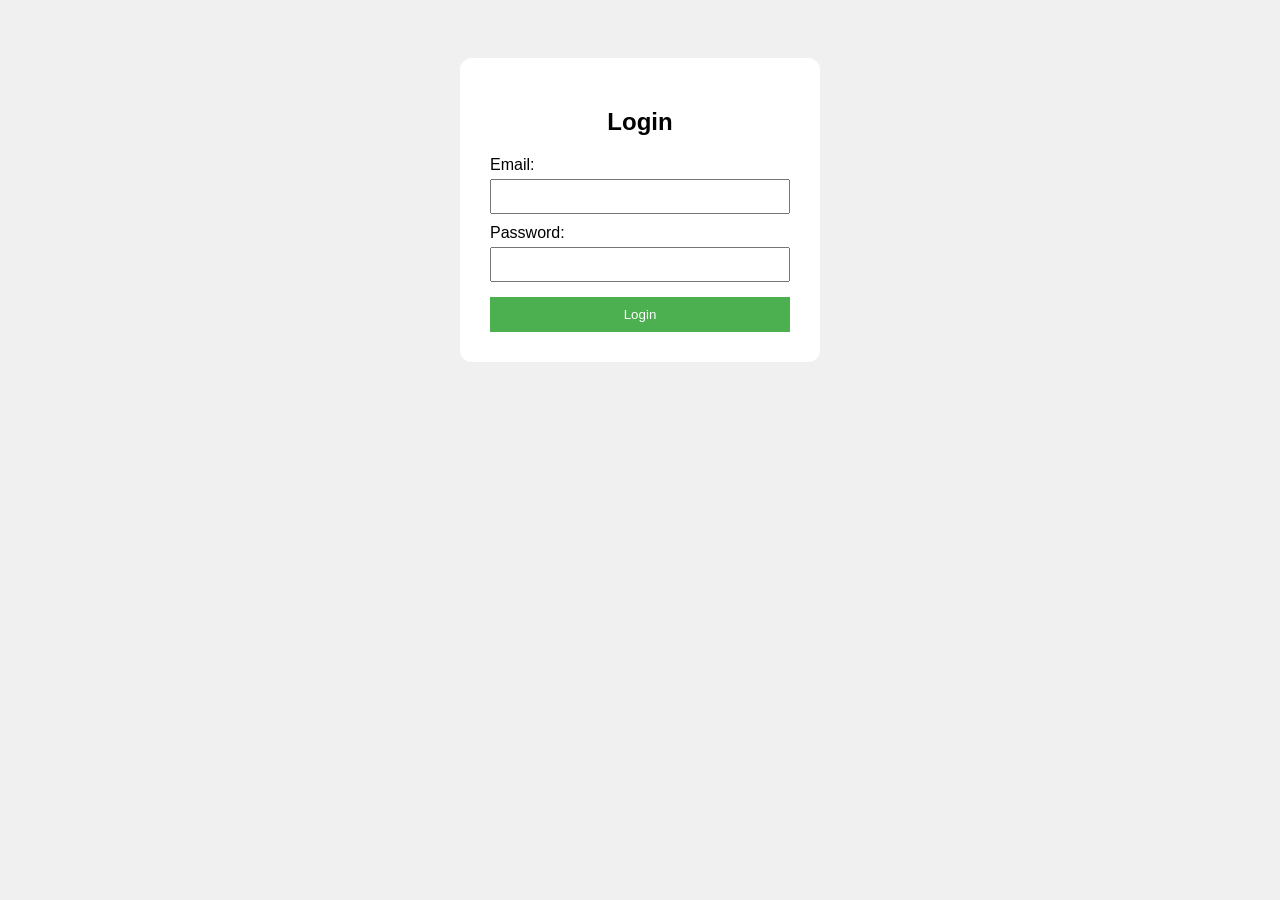
<file: index.html>
<!DOCTYPE html>
<html lang="en">
<head>
    <meta charset="UTF-8">
    <meta name="viewport" content="width=device-width, initial-scale=1.0">
    <title>Login</title>
    <link rel="stylesheet" href="css/loginstyle.css">
</head>
<body>
    <div class="container">
        <h2>Login</h2>
        <form id="loginForm">
            <label for="email">Email:</label>
            <input type="email" id="email" name="email" required>
            
            <label for="password">Password:</label>
            <input type="password" id="password" name="password" required>
            
            <button type="submit">Login</button>
        </form>
    </div>
    
    <script>
        document.getElementById('loginForm').addEventListener('submit', function(e) {
            e.preventDefault();
            window.location.href = 'portfolio.html';
        });
    </script>
</body>

</html>
</file>
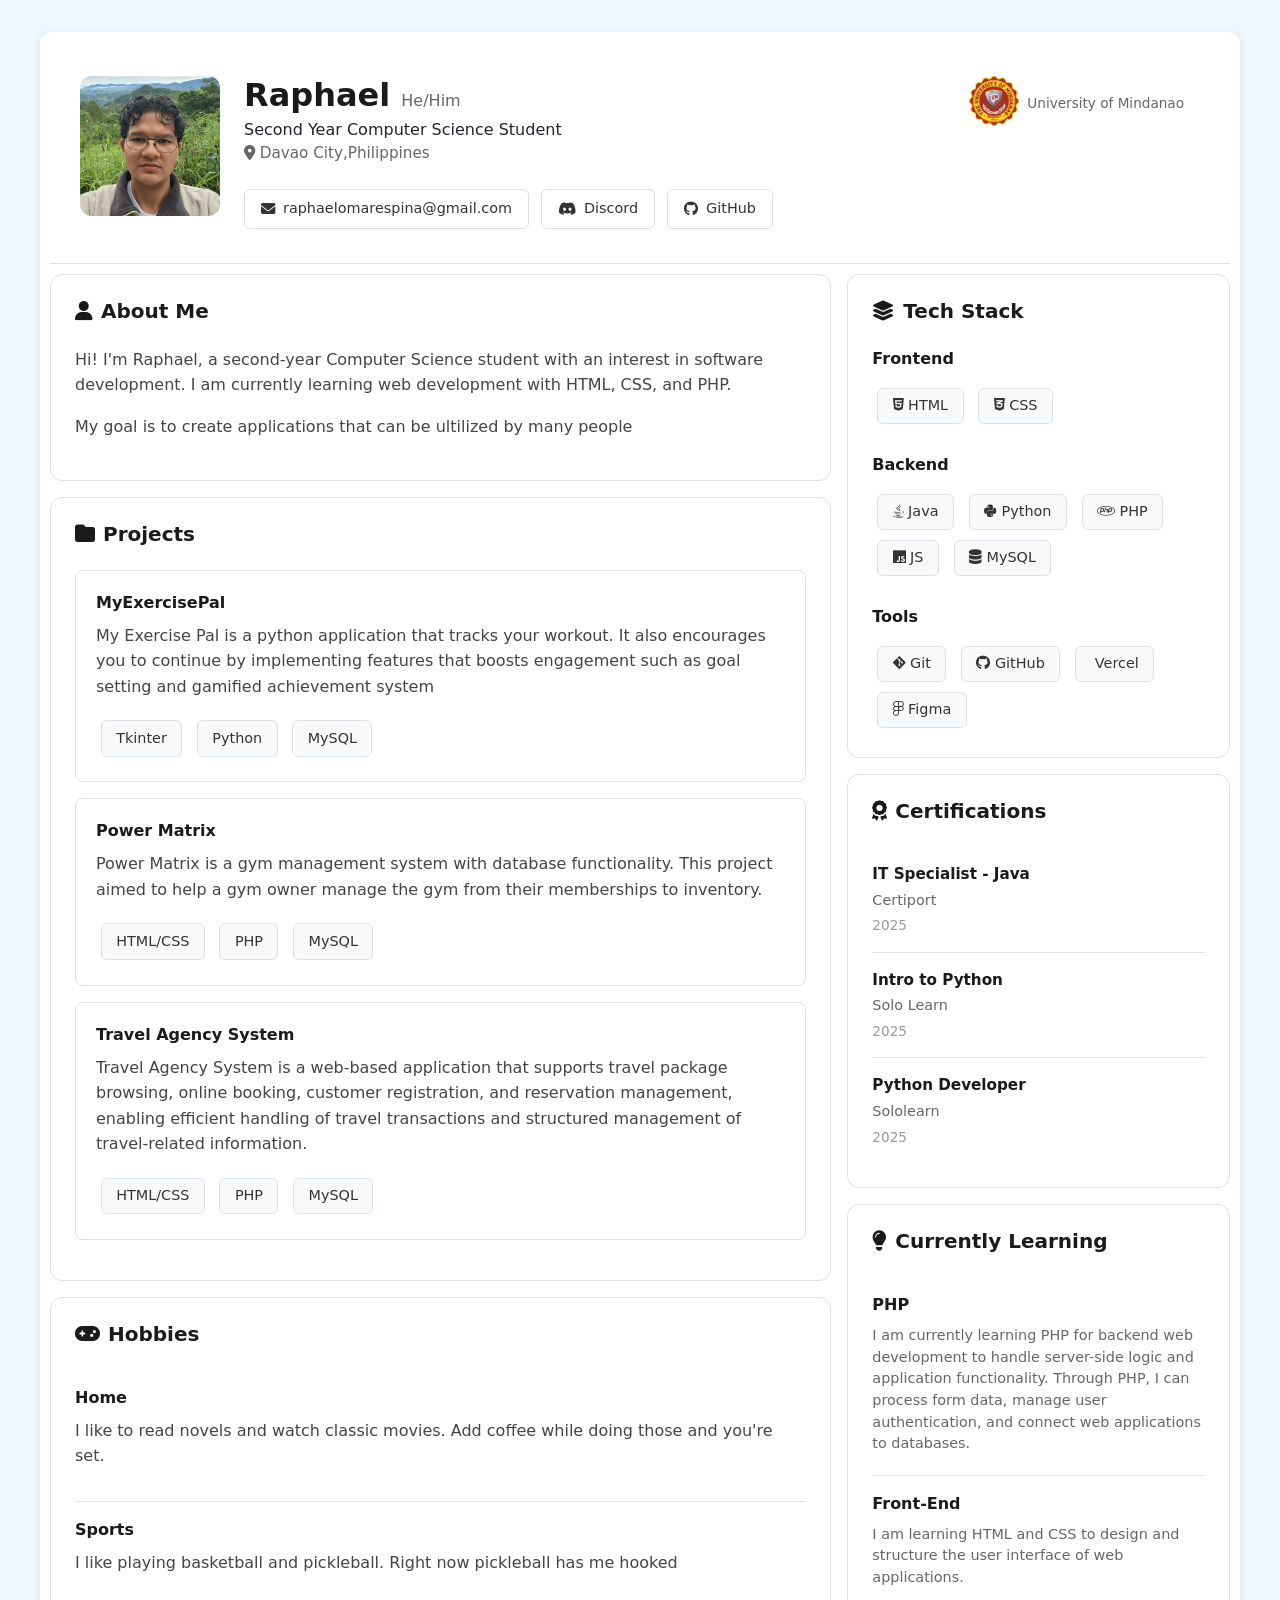
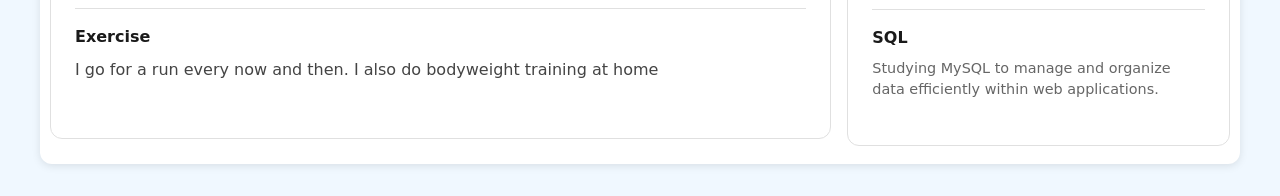
<file: portfolio.html>
<!DOCTYPE html>
<html lang="en">
  <head>
    <meta charset="UTF-8">
    <meta name="viewport" content="width=device-width, initial-scale=1.0">
    <title>Portfolio</title>
    <link rel="stylesheet" href="https://cdn.jsdelivr.net/npm/bootstrap@5.3.0/dist/css/bootstrap.min.css">
    <link rel="stylesheet" href="https://cdnjs.cloudflare.com/ajax/libs/font-awesome/6.5.1/css/all.min.css">
    <script defer src="https://cdn.jsdelivr.net/npm/bootstrap@5.3.0/dist/js/bootstrap.bundle.min.js"></script>
    <link rel="stylesheet" href="css/stylesport.css">
  </head>

  <body>
    <div class="main-container">

      <!-- HEADER SECTION -->
      <header class="header-section">
        <div class="row align-items-start">

          <div class="col-auto">
            <img src="img/selfpic.jpg" alt="My profile pic" class="profile-img" />
          </div>

          <div class="col">
            <div class="name-title">
              <h1>Raphael  <span class="pronoun">He/Him</span></h1>
            </div>
            <div class="year-level">Second Year Computer Science Student</div>
            <div class="location"><i class="fa-solid fa-location-dot"></i> Davao City,Philippines</div>
            <div class="social-links">
              <a class="social-btn" href="#">
                <i class="fa-solid fa-envelope"></i> raphaelomarespina@gmail.com
              </a>
              <a class="social-btn" href="https://discord.com/users/1166834154357391503" target="_blank">
                <i class="fa-brands fa-discord"></i> Discord
              </a>
              <a class="social-btn" href="https://github.com/Leigie1" target="_blank">
                <i class="fa-brands fa-github"></i> GitHub
              </a>
            </div>
          </div>

          <div class="col-auto d-flex align-items-center gap-2">
            <img src="img/umlogo.png" alt="University Logo" class="university-logo" />
            <span class="university-name">University of Mindanao</span>
          </div>

        </div>
      </header>

      <!-- MAIN CONTENT AREA -->
      <div class="row gx-3">

        <!-- LEFT COLUMN -->
        <div class="col-lg-8">

          <!-- About Me Section -->
          <section class="content-section">
            <h2 class="section-title"><i class="fa-solid fa-user"></i>About Me</h2>
            <p class="about-me-text">
              Hi! I'm Raphael, a second-year Computer Science student with an
              interest in software development. I am currently learning web development with HTML, 
              CSS, and PHP.
            </p>
            <p class="about-me-text">
              My goal is to create applications that can be ultilized by many people
            </p>
          </section>

          <!-- Projects Section -->
          <section class="content-section">
            <h2 class="section-title"><i class="fa-solid fa-folder"></i>Projects</h2>

            <div class="project-card">
              <div class="project-title">MyExercisePal</div>
              <p class="project-description">
                My Exercise Pal is a python application that tracks your workout.
                It also encourages you to continue by implementing features that 
                boosts engagement such as goal setting and gamified achievement
                system
              </p>
              <div class="mt-2">
                <span class="tech-badge">Tkinter</span>
                <span class="tech-badge">Python</span>
                <span class="tech-badge">MySQL</span>
              </div>
            </div>

            <div class="project-card">
              <div class="project-title">Power Matrix</div>
              <p class="project-description">
                Power Matrix is a gym management system with database functionality.
                This project aimed to help a gym owner manage the gym from their memberships 
                to inventory.
              <div class="mt-2">
                <span class="tech-badge">HTML/CSS</span>
                <span class="tech-badge">PHP</span>
                <span class="tech-badge">MySQL</span>
              </div>
            </div>

            <div class="project-card">
              <div class="project-title">Travel Agency System</div>
              <p class="project-description">
                Travel Agency System is a web-based application that supports 
                travel package browsing, online booking, customer registration, 
                and reservation management, enabling efficient handling of travel 
                transactions and structured management of travel-related information.
              <div class="mt-2">
                <span class="tech-badge">HTML/CSS</span>
                <span class="tech-badge">PHP</span>
                <span class="tech-badge">MySQL</span>
              </div>
            </div>

          </section>

          <!-- Hobbies Section -->
          <section class="content-section">
            <h2 class="section-title"><i class="fa-solid fa-gamepad"></i>Hobbies</h2>

            <div class="hobby-item">
              <div class="hobby-title">Home</div>
              <p class="hobb-text">
                I like to read novels and watch classic movies. Add coffee while doing those and you're set.
              </p>
            </div>

            <div class="hobby-item">
              <div class="hobby-title">Sports</div>
              <p class="hobb-text">
                I like playing basketball and pickleball. Right now pickleball has me hooked 
              </p>
            </div>

            <div class="hobby-item">
              <div class="hobby-title">Exercise</div>
              <p class="hobb-text">
                I go for a run every now and then. I also do bodyweight training at home
              </p>
            </div>

          </section>

        </div>

        <!-- RIGHT COLUMN -->
        <div class="col-lg-4">

          <!-- Tech Stack Section -->
          <section class="content-section">
            <h2 class="section-title"><i class="fa-solid fa-layer-group"></i>Tech Stack</h2>
            <div class="tech-category">Frontend</div>
            <div>
              <span class="tech-badge"><i class="fa-brands fa-html5"></i> HTML</span>
              <span class="tech-badge"><i class="fa-brands fa-css3-alt"></i> CSS</span>
            </div>
            <div class="tech-category">Backend</div>
            <div>
              <span class="tech-badge"><i class="fa-brands fa-java"></i> Java</span>
              <span class="tech-badge"><i class="fa-brands fa-python"></i> Python</span>
              <span class="tech-badge"><i class="fa-brands fa-php"></i> PHP</span>
              <span class="tech-badge"><i class="fa-brands fa-js"></i> JS</span>              
              <span class="tech-badge"><i class="fa-solid fa-database"></i> MySQL</span>
            </div>
            <div class="tech-category">Tools</div>
            <div>
              <span class="tech-badge"><i class="fa-brands fa-git-alt"></i> Git</span>
              <span class="tech-badge"><i class="fa-brands fa-github"></i> GitHub</span>
              <span class="tech-badge"><i class="fa-solid fa-triangle"></i> Vercel</span>
              <span class="tech-badge"><i class="fa-brands fa-figma"></i> Figma</span>
            </div>
          </section>

          <!-- Certifications Section -->
          <section class="content-section">
            <h2 class="section-title"><i class="fa-solid fa-award"></i>Certifications</h2>

            <div class="cert-item">
              <div class="cert-name">
                IT Specialist - Java
              </div>
              <div class="cert-issuer">Certiport</div>
              <div class="cert-date">2025</div>
            </div>

            <div class="cert-item">
              <div class="cert-name">
                Intro to Python
              </div>
              <div class="cert-issuer">Solo Learn</div>
              <div class="cert-date">2025</div>
            </div>

            <div class="cert-item">
              <div class="cert-name">
                Python Developer
              </div>
              <div class="cert-issuer">Sololearn</div>
              <div class="cert-date">2025</div>
            </div>

          </section>

          <!-- Currently Learning Section -->
          <section class="content-section">
            <h2 class="section-title"><i class="fa-solid fa-lightbulb"></i>Currently Learning</h2>

            <div class="learning-item">
              <div class="learning-name">PHP</div>
              <div class="learning-description">
                I am currently learning PHP for backend web development to handle server-side logic and application functionality.
                Through PHP, I can process form data, manage user authentication, and connect web applications to databases. 
              </div>
            </div>

            <div class="learning-item">
              <div class="learning-name">Front-End</div>
              <div class="learning-description">
                I am learning HTML and CSS to design and structure the user interface of web applications.
              </div>
            </div>

            <div class="learning-item">
              <div class="learning-name">SQL</div>
              <div class="learning-description">
                Studying MySQL to manage and organize data efficiently within web applications.
              </div>
            </div>

          </section>

        </div>

      </div>

    </div>

  </body>
</html>
</file>
<file: css/loginstyle.css>
body {
    font-family: Arial, sans-serif;
    background-color: #f0f0f0;
    padding: 50px;
}

.container {
    background-color: white;
    padding: 30px;
    max-width: 300px;
    margin: 0 auto;
    border-radius: 12px;
}

h2 {
    text-align: center;
}

label {
    display: block;
    margin-top: 10px;
}

input {
    width: 100%;
    padding: 8px;
    margin-top: 5px;
    box-sizing: border-box;
}

button {
    width: 100%;
    padding: 10px;
    margin-top: 15px;
    background-color: #4CAF50;
    color: white;
    border: none;
    cursor: pointer;
}

button:hover {
    background-color: #45a049;
}

p {
    text-align: center;
    margin-top: 15px;
}

a {
    color: #4CAF50;

}
</file>
<file: css/stylesport.css>
body {
  background: aliceblue;
  
}

.main-container {
  max-width: 1200px;
  margin: 2rem auto;
  background-color: white;
  box-shadow: 0 2px 8px rgba(0, 0, 0, 0.1);
  border-radius: 12px;
  overflow: hidden;
}

.header-section {
  padding: 2rem 2rem 2rem 1rem;
  border-bottom: 1px solid #e0e0e0;
  margin: 10px;
}

.profile-img {
  width: 140px;
  height: 140px;
  border-radius: 12px;
  object-fit: cover;
}

.name-title h1 {
  font-size: 2rem;
  font-weight: 700;
  margin-bottom: 0.25rem;
  color: #1a1a1a;
}

.name-title .pronoun {
  color: #666;
  font-size: 1rem;
  font-weight: 400;
}

.location {
  color: #666;
  font-size: 0.95rem;
}

.social-links {
  display: flex;
  gap: 0.75rem;
  flex-wrap: wrap;
  margin-top: 1.5rem;
}

.social-btn {
  padding: 0.5rem 1rem;
  border: 1px solid #ddd;
  border-radius: 6px;
  text-decoration: none;
  color: #333;
  font-size: 0.9rem;
  transition: all 0.2s;
  display: flex;
  align-items: center;
  gap: 0.5rem;
}

.social-btn:hover {
  background-color: #f8f9fa;
  border-color: #999;
  color: #000;
}

.university-logo {
  width: 50px;
  height: 50px;
}

.university-name {
  font-size: 0.85rem;
  color: #666;
  margin-top: 0.25rem;
}

.content-section {
  padding: 1.5rem;
  border: 1px solid #e0e0e0;
  border-radius: 12px;
  margin-bottom: 1rem;
}

.section-title {
  font-size: 1.25rem;
  font-weight: 700;
  margin-bottom: 1.5rem;
  display: flex;
  align-items: center;
  gap: 0.5rem;
  color: #1a1a1a;
}

.about-me-text, .hobb-text, .project-description {
  color: #444;
  line-height: 1.6;
}

.tech-badge {
  display: inline-block;
  padding: 0.4rem 0.9rem;
  margin: 0.3rem;
  background-color: #f8f9fa;
  border: 1px solid #dee2e6;
  border-radius: 6px;
  font-size: 0.9rem;
  color: #333;
  font-weight: 500;
}

.tech-category {
  font-weight: 600;
  margin-top: 1.5rem;
  margin-bottom: 0.75rem;
  color: #1a1a1a;
}

.tech-category:first-child {
  margin-top: 0;
}

.hobby-item, .learning-item, .cert-item {
  padding: 1rem 0;
  border-bottom: 1px solid #e0e0e0;
}

.hobby-item:last-child, .learning-item:last-child, .cert-item:last-child {
  border-bottom: none;
}

.hobby-title, .learning-name, .project-title {
  font-weight: 600;
  margin-bottom: 0.5rem;
  color: #1a1a1a;
}

.project-card {
  padding: 1.25rem;
  border: 1px solid #e0e0e0;
  border-radius: 8px;
  margin-bottom: 1rem;
  transition: all 0.2s;
}

.project-card:hover {
  box-shadow: 0 2px 8px rgba(0, 0, 0, 0.08);
  border-color: #ccc;
}

.cert-name {
  font-weight: 600;
  color: #1a1a1a;
  margin-bottom: 0.25rem;
  font-size: 0.95rem;
}

.cert-issuer, .learning-description {
  color: #666;
  font-size: 0.9rem;
  margin-bottom: 0.25rem;
}

.cert-date {
  color: #999;
  font-size: 0.85rem;
}

.row {
  margin: 2px;
}
</file>
